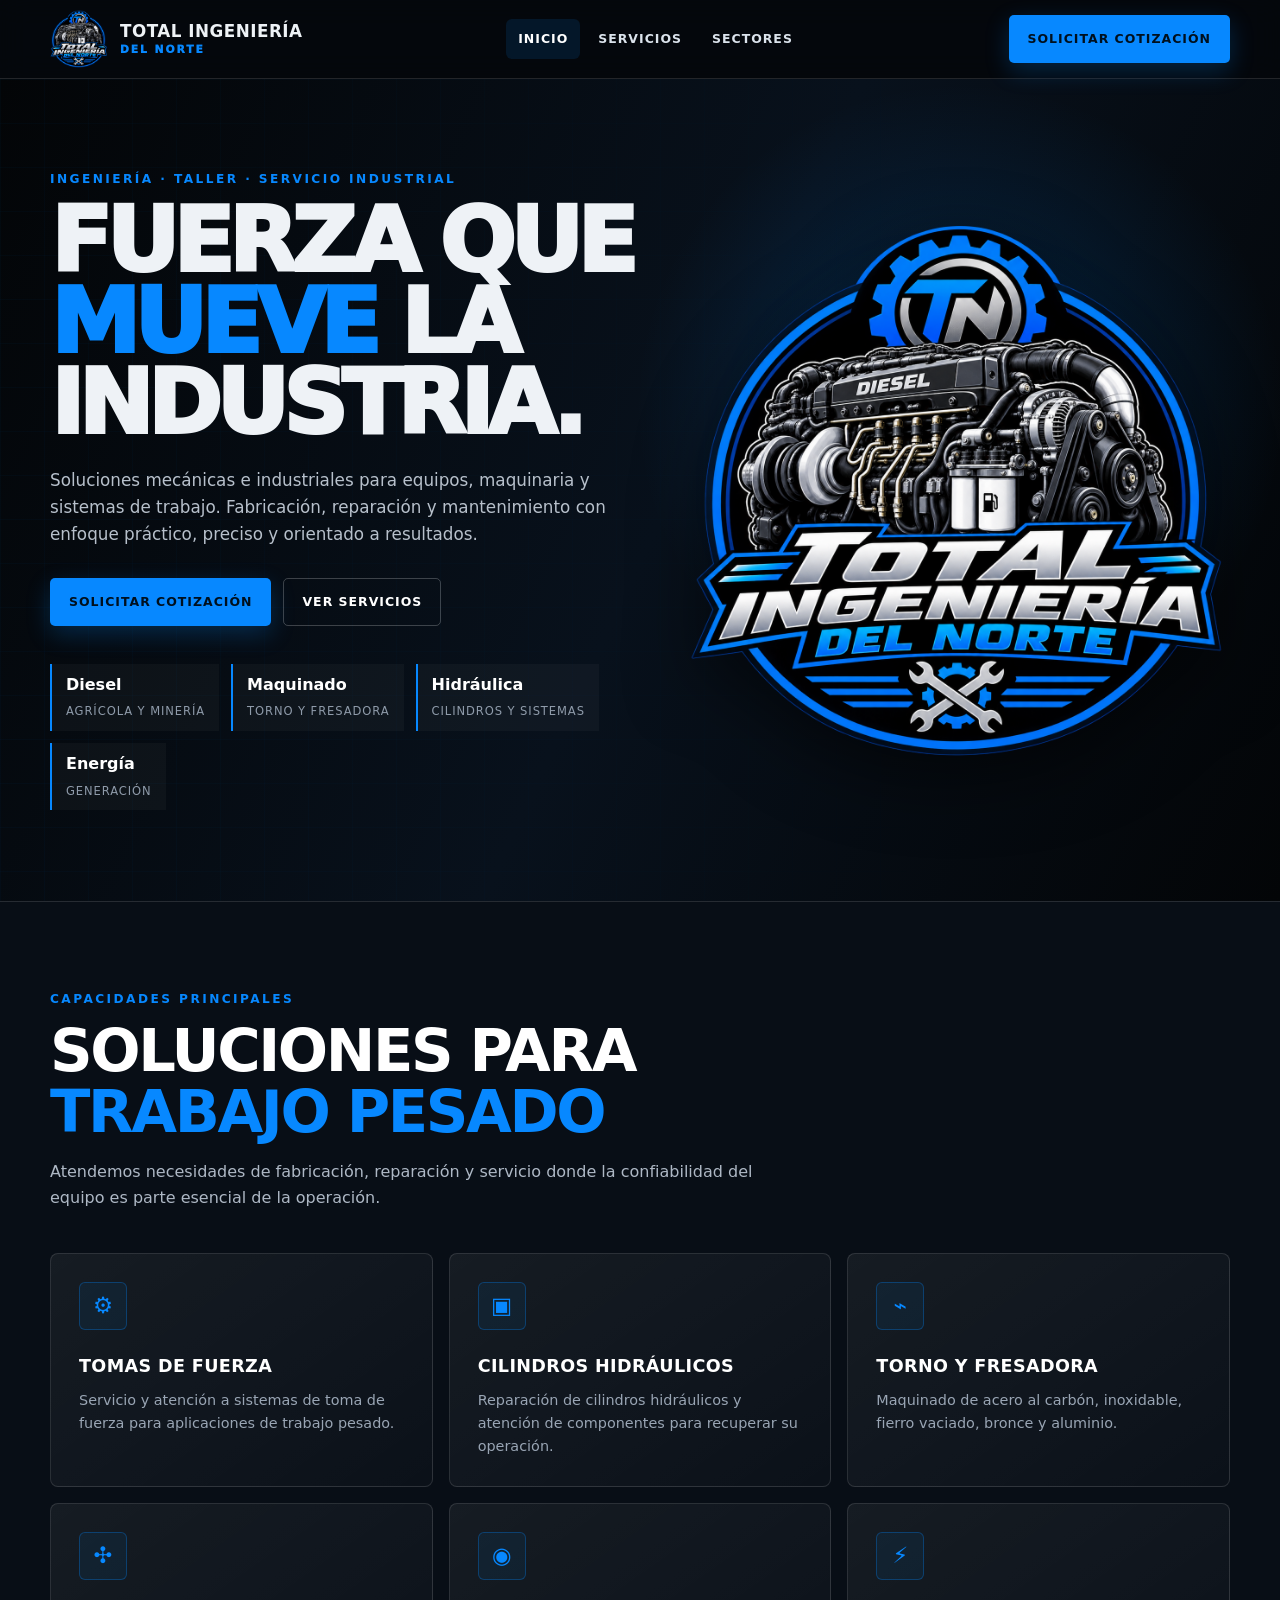
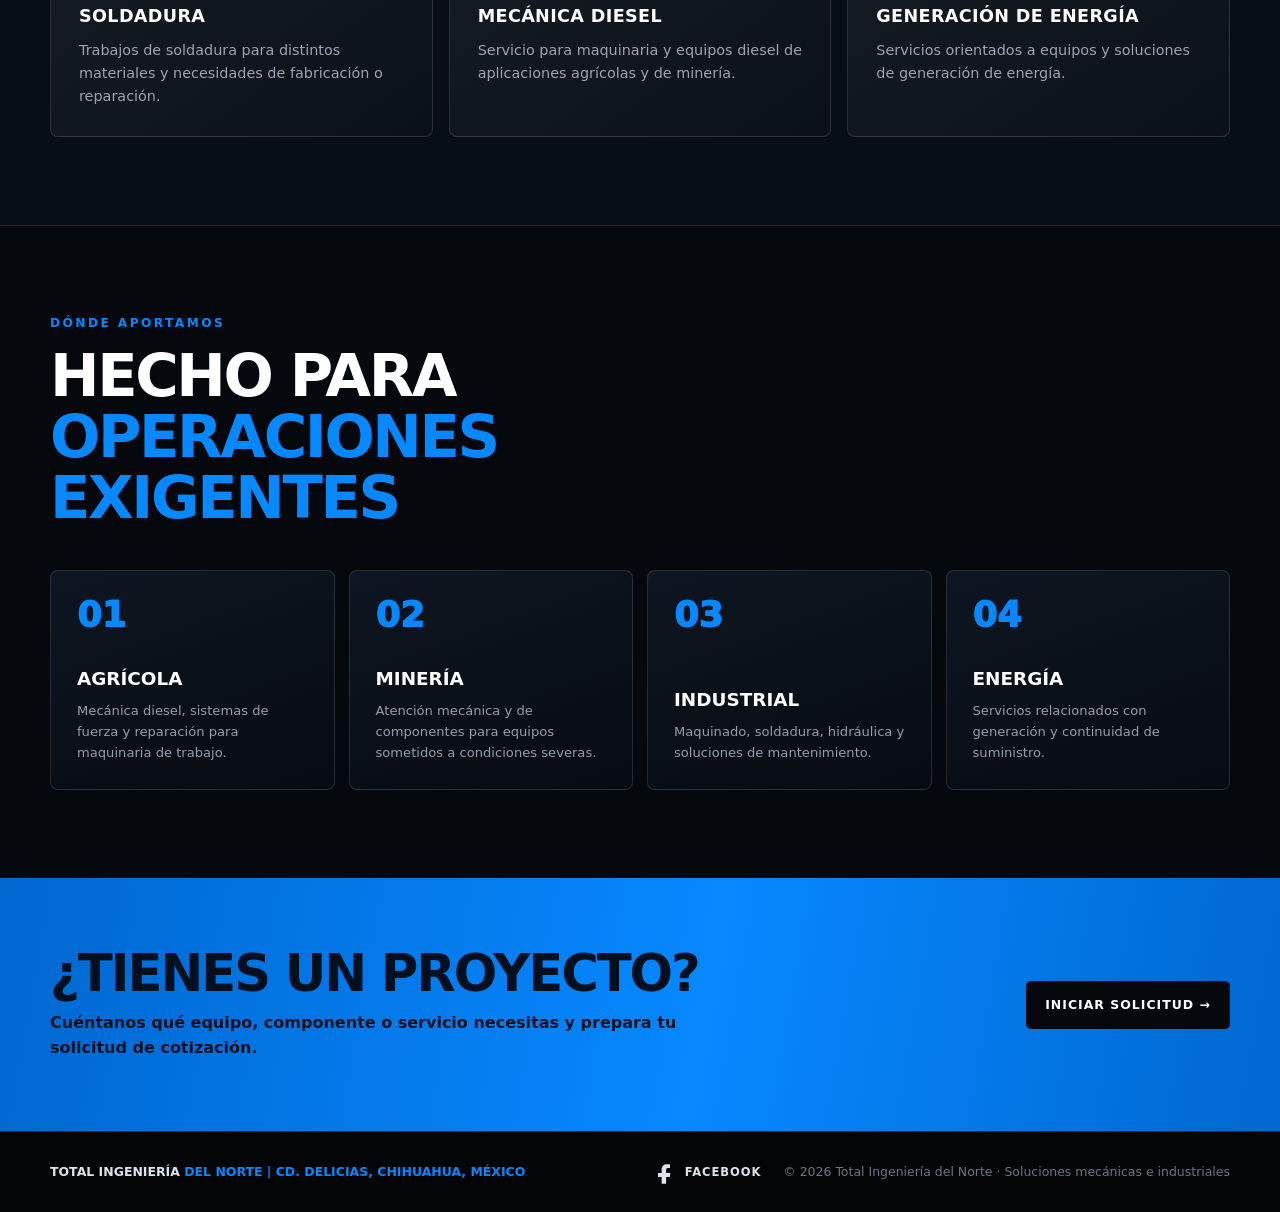
<file: index.html>
<!DOCTYPE html>
<html lang="es">
<head>
<meta charset="UTF-8"><meta name="viewport" content="width=device-width, initial-scale=1.0">
<meta name="description" content="Total Ingeniería del Norte: tomas de fuerza, hidráulica, torno, fresadora, soldadura, mecánica diesel agrícola y minería, y generación de energía.">
<title>Total Ingeniería del Norte | Ingeniería, Mecánica e Industria</title>
<link rel="icon" type="image/png" href="assets/total-ingenieria-del-norte.png">
<link rel="apple-touch-icon" href="assets/total-ingenieria-del-norte.png">
<link rel="stylesheet" href="css/styles.css">
</head><body>

<header>
  <div class="container header-inner">
    <a href="index.html" class="brand" aria-label="Total Ingeniería del Norte - Inicio">
      <img src="assets/total-ingenieria-del-norte.png" alt="Total Ingeniería del Norte">
      <div class="brand-text"><strong>Total Ingeniería</strong><span>Del Norte</span></div>
    </a>
    <nav aria-label="Navegación principal">
      <a href="index.html" class="active">Inicio</a>
      <a href="services.html" class="">Servicios</a>
      <a href="projects.html" class="">Sectores</a>
    </nav>
    <div class="header-actions">
      <a href="quote.html" class="btn btn-primary">Solicitar cotización</a>
      <button type="button" class="menu-toggle" aria-label="Abrir menú" aria-expanded="false" ><span></span><span></span><span></span></button>
    </div>
  </div>
</header>
<div class="mobile-panel">
  <a href="index.html" class="active">Inicio</a>
  <a href="services.html" class="">Servicios</a>
  <a href="projects.html" class="">Sectores</a>
  <a href="quote.html" class="">Cotización</a>
</div>

<main>
<section class="hero">
  <div class="container hero-grid">
    <div class="hero-copy reveal">
      <div class="eyebrow">Ingeniería · Taller · Servicio industrial</div>
      <h1>Fuerza que<br><span>mueve</span> la industria.</h1>
      <p>Soluciones mecánicas e industriales para equipos, maquinaria y sistemas de trabajo. Fabricación, reparación y mantenimiento con enfoque práctico, preciso y orientado a resultados.</p>
      <div class="hero-actions">
        <a class="btn btn-primary" href="quote.html">Solicitar cotización</a>
        <a class="btn btn-outline" href="services.html">Ver servicios</a>
      </div>
      <div class="stat-strip">
        <div class="stat"><strong>Diesel</strong><span>Agrícola y minería</span></div>
        <div class="stat"><strong>Maquinado</strong><span>Torno y fresadora</span></div>
        <div class="stat"><strong>Hidráulica</strong><span>Cilindros y sistemas</span></div>
        <div class="stat"><strong>Energía</strong><span>Generación</span></div>
      </div>
    </div>
    <div class="hero-logo-wrap reveal">
      <img class="hero-logo" src="assets/total-ingenieria-del-norte.png" alt="Logotipo de Total Ingeniería del Norte">
    </div>
  </div>
</section>

<section class="section dark-band">
 <div class="container">
  <div class="section-head reveal">
    <div class="eyebrow">Capacidades principales</div>
    <h2 class="section-title">Soluciones para <span class="highlight">trabajo pesado</span></h2>
    <p class="section-lead">Atendemos necesidades de fabricación, reparación y servicio donde la confiabilidad del equipo es parte esencial de la operación.</p>
  </div>
  <div class="services-grid">
    <article class="service-card reveal"><div class="service-icon">⚙</div><h3>Tomas de fuerza</h3><p>Servicio y atención a sistemas de toma de fuerza para aplicaciones de trabajo pesado.</p></article>
    <article class="service-card reveal"><div class="service-icon">▣</div><h3>Cilindros hidráulicos</h3><p>Reparación de cilindros hidráulicos y atención de componentes para recuperar su operación.</p></article>
    <article class="service-card reveal"><div class="service-icon">⌁</div><h3>Torno y fresadora</h3><p>Maquinado de acero al carbón, inoxidable, fierro vaciado, bronce y aluminio.</p></article>
    <article class="service-card reveal"><div class="service-icon">✣</div><h3>Soldadura</h3><p>Trabajos de soldadura para distintos materiales y necesidades de fabricación o reparación.</p></article>
    <article class="service-card reveal"><div class="service-icon">◉</div><h3>Mecánica diesel</h3><p>Servicio para maquinaria y equipos diesel de aplicaciones agrícolas y de minería.</p></article>
    <article class="service-card reveal"><div class="service-icon">⚡</div><h3>Generación de energía</h3><p>Servicios orientados a equipos y soluciones de generación de energía.</p></article>
  </div>
 </div>
</section>

<section class="section">
 <div class="container">
  <div class="section-head reveal">
    <div class="eyebrow">Dónde aportamos</div>
    <h2 class="section-title">Hecho para <span class="highlight">operaciones exigentes</span></h2>
  </div>
  <div class="application-grid">
    <article class="application reveal"><div class="number">01</div><h3>Agrícola</h3><p>Mecánica diesel, sistemas de fuerza y reparación para maquinaria de trabajo.</p></article>
    <article class="application reveal"><div class="number">02</div><h3>Minería</h3><p>Atención mecánica y de componentes para equipos sometidos a condiciones severas.</p></article>
    <article class="application reveal"><div class="number">03</div><h3>Industrial</h3><p>Maquinado, soldadura, hidráulica y soluciones de mantenimiento.</p></article>
    <article class="application reveal"><div class="number">04</div><h3>Energía</h3><p>Servicios relacionados con generación y continuidad de suministro.</p></article>
  </div>
 </div>
</section>
</main>
<section class="cta-band"><div class="container cta-inner"><div><h2>¿Tienes un proyecto?</h2><p>Cuéntanos qué equipo, componente o servicio necesitas y prepara tu solicitud de cotización.</p></div><a class="btn" href="quote.html">Iniciar solicitud →</a></div></section>
<footer>
  <div class="container footer-inner">
    <div class="footer-brand">Total Ingeniería <span>Del Norte | Cd. Delicias, Chihuahua, México</span></div>
    <div class="footer-right"><a class="social-link" href="https://www.facebook.com/share/1EjxBDdKmN/" target="_blank" rel="noopener noreferrer" aria-label="Facebook de Total Ingeniería del Norte" title="Facebook">
      <svg viewBox="0 0 24 24" aria-hidden="true"><path d="M14 8h3V4.5c-.52-.08-1.64-.17-3.13-.17-3.1 0-5.22 1.89-5.22 5.36V13H5v4h3.65v6.83h4.47V17h3.7l.58-4h-4.28V10.1c0-1.16.32-2.1 1.88-2.1Z"/></svg><span>Facebook</span></a><span>© 2026 Total Ingeniería del Norte · Soluciones mecánicas e industriales</span></div>
  </div>
</footer>
<script src="js/main.js"></script>
</body></html>
</file>
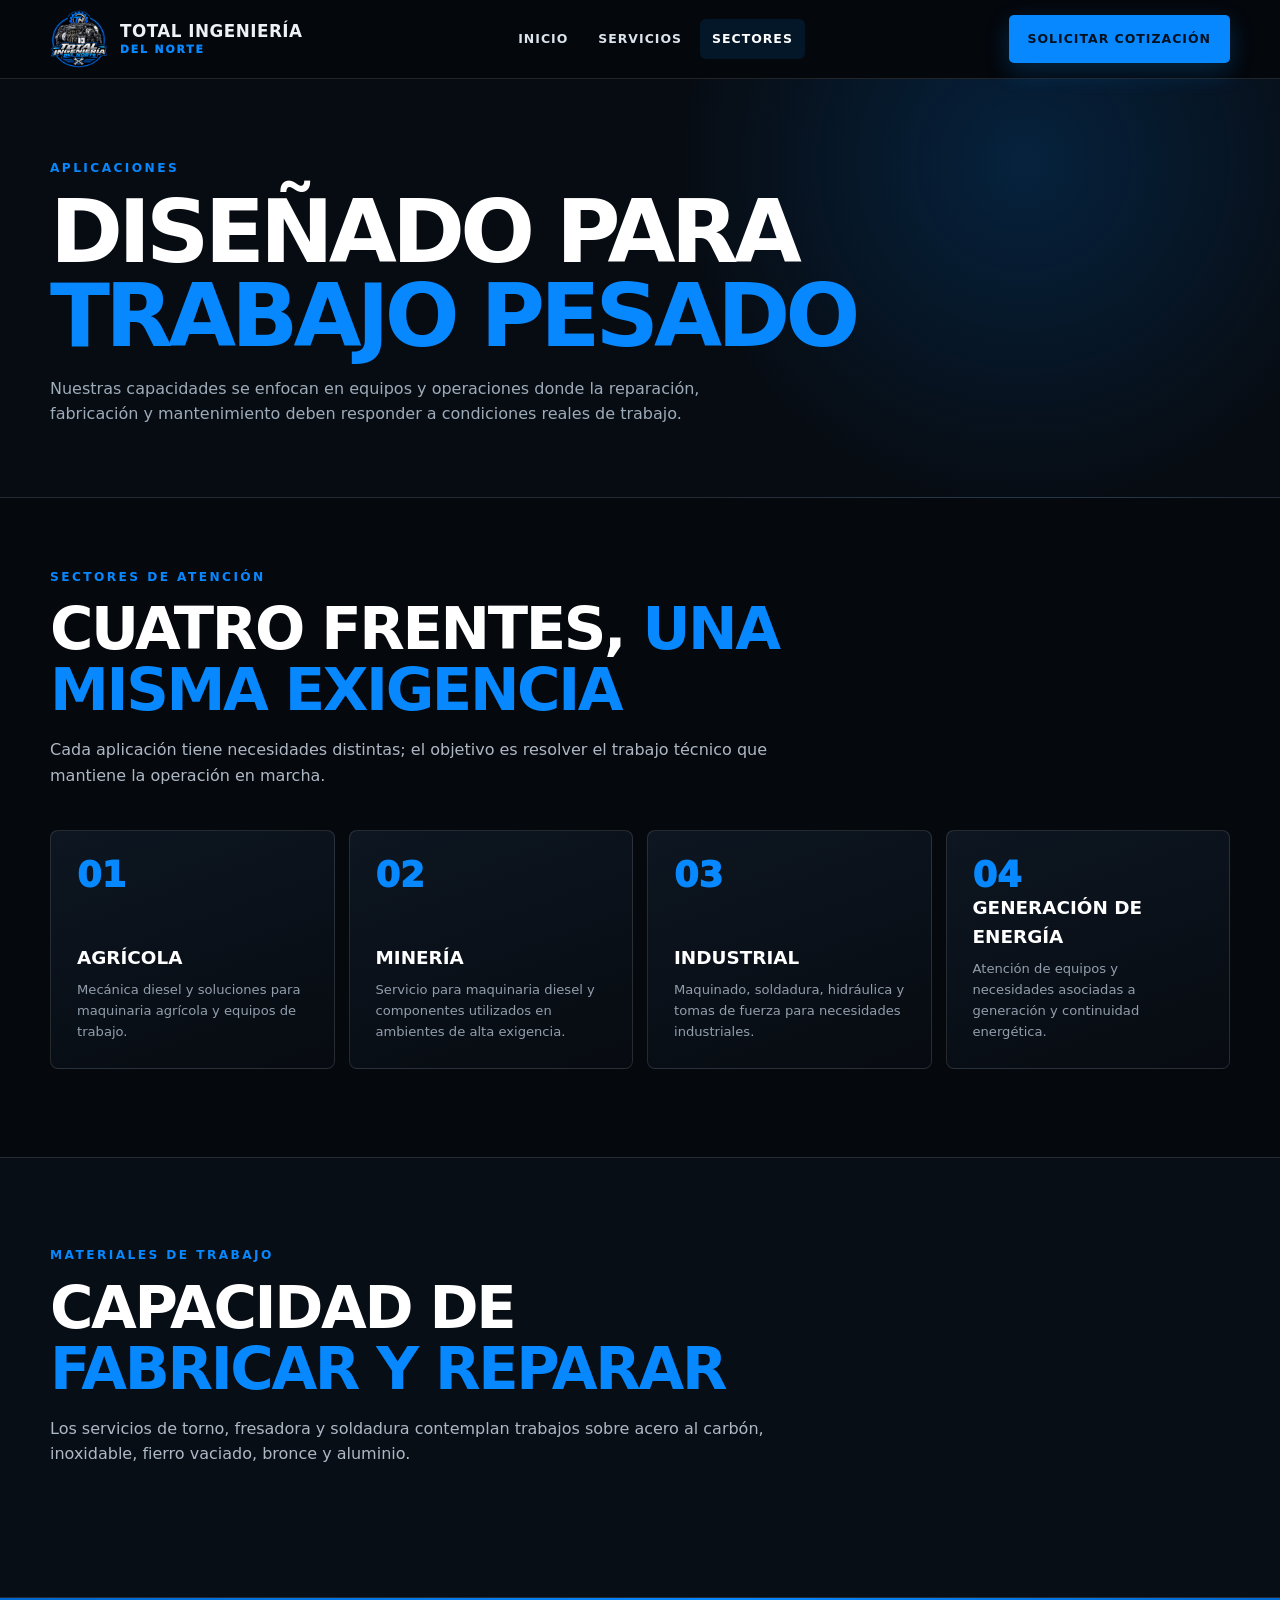
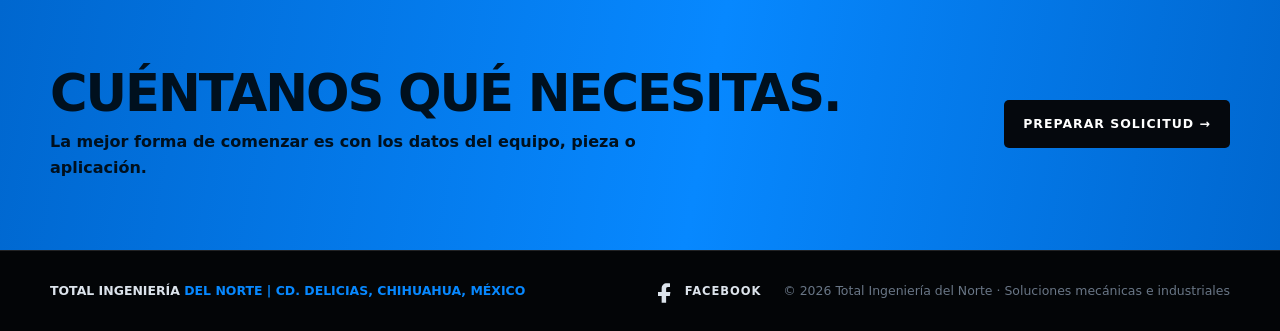
<file: projects.html>
<!DOCTYPE html>
<html lang="es"><head>
<meta charset="UTF-8"><meta name="viewport" content="width=device-width, initial-scale=1.0">
<meta name="description" content="Sectores y aplicaciones atendidos por Total Ingeniería del Norte.">
<title>Sectores | Total Ingeniería del Norte</title>
<link rel="icon" type="image/png" href="assets/total-ingenieria-del-norte.png"><link rel="apple-touch-icon" href="assets/total-ingenieria-del-norte.png">
<link rel="stylesheet" href="css/styles.css"></head><body>

<header>
  <div class="container header-inner">
    <a href="index.html" class="brand" aria-label="Total Ingeniería del Norte - Inicio">
      <img src="assets/total-ingenieria-del-norte.png" alt="Total Ingeniería del Norte">
      <div class="brand-text"><strong>Total Ingeniería</strong><span>Del Norte</span></div>
    </a>
    <nav aria-label="Navegación principal">
      <a href="index.html" class="">Inicio</a>
      <a href="services.html" class="">Servicios</a>
      <a href="projects.html" class="active">Sectores</a>
    </nav>
    <div class="header-actions">
      <a href="quote.html" class="btn btn-primary">Solicitar cotización</a>
      <button type="button" class="menu-toggle" aria-label="Abrir menú" aria-expanded="false" ><span></span><span></span><span></span></button>
    </div>
  </div>
</header>
<div class="mobile-panel">
  <a href="index.html" class="">Inicio</a>
  <a href="services.html" class="">Servicios</a>
  <a href="projects.html" class="active">Sectores</a>
  <a href="quote.html" class="">Cotización</a>
</div>

<section class="page-banner"><div class="container reveal"><div class="eyebrow">Aplicaciones</div><h1>Diseñado para<br><span class="highlight">trabajo pesado</span></h1><p>Nuestras capacidades se enfocan en equipos y operaciones donde la reparación, fabricación y mantenimiento deben responder a condiciones reales de trabajo.</p></div></section>
<main>
<section class="section" style="padding-top:70px"><div class="container">
<div class="section-head reveal"><div class="eyebrow">Sectores de atención</div><h2 class="section-title">Cuatro frentes, <span class="highlight">una misma exigencia</span></h2><p class="section-lead">Cada aplicación tiene necesidades distintas; el objetivo es resolver el trabajo técnico que mantiene la operación en marcha.</p></div>
<div class="application-grid">
<article class="application reveal"><div class="number">01</div><h3>Agrícola</h3><p>Mecánica diesel y soluciones para maquinaria agrícola y equipos de trabajo.</p></article>
<article class="application reveal"><div class="number">02</div><h3>Minería</h3><p>Servicio para maquinaria diesel y componentes utilizados en ambientes de alta exigencia.</p></article>
<article class="application reveal"><div class="number">03</div><h3>Industrial</h3><p>Maquinado, soldadura, hidráulica y tomas de fuerza para necesidades industriales.</p></article>
<article class="application reveal"><div class="number">04</div><h3>Generación de energía</h3><p>Atención de equipos y necesidades asociadas a generación y continuidad energética.</p></article>
</div>
</div></section>
<section class="section dark-band"><div class="container"><div class="section-head reveal"><div class="eyebrow">Materiales de trabajo</div><h2 class="section-title">Capacidad de <span class="highlight">fabricar y reparar</span></h2><p class="section-lead">Los servicios de torno, fresadora y soldadura contemplan trabajos sobre acero al carbón, inoxidable, fierro vaciado, bronce y aluminio.</p></div></div></section>
</main>
<section class="cta-band"><div class="container cta-inner"><div><h2>Cuéntanos qué necesitas.</h2><p>La mejor forma de comenzar es con los datos del equipo, pieza o aplicación.</p></div><a class="btn" href="quote.html">Preparar solicitud →</a></div></section>
<footer>
  <div class="container footer-inner">
    <div class="footer-brand">Total Ingeniería <span>Del Norte | Cd. Delicias, Chihuahua, México</span></div>
    <div class="footer-right"><a class="social-link" href="https://www.facebook.com/share/1EjxBDdKmN/" target="_blank" rel="noopener noreferrer" aria-label="Facebook de Total Ingeniería del Norte" title="Facebook">
      <svg viewBox="0 0 24 24" aria-hidden="true"><path d="M14 8h3V4.5c-.52-.08-1.64-.17-3.13-.17-3.1 0-5.22 1.89-5.22 5.36V13H5v4h3.65v6.83h4.47V17h3.7l.58-4h-4.28V10.1c0-1.16.32-2.1 1.88-2.1Z"/></svg><span>Facebook</span></a><span>© 2026 Total Ingeniería del Norte · Soluciones mecánicas e industriales</span></div>
  </div>
</footer><script src="js/main.js"></script></body></html>
</file>
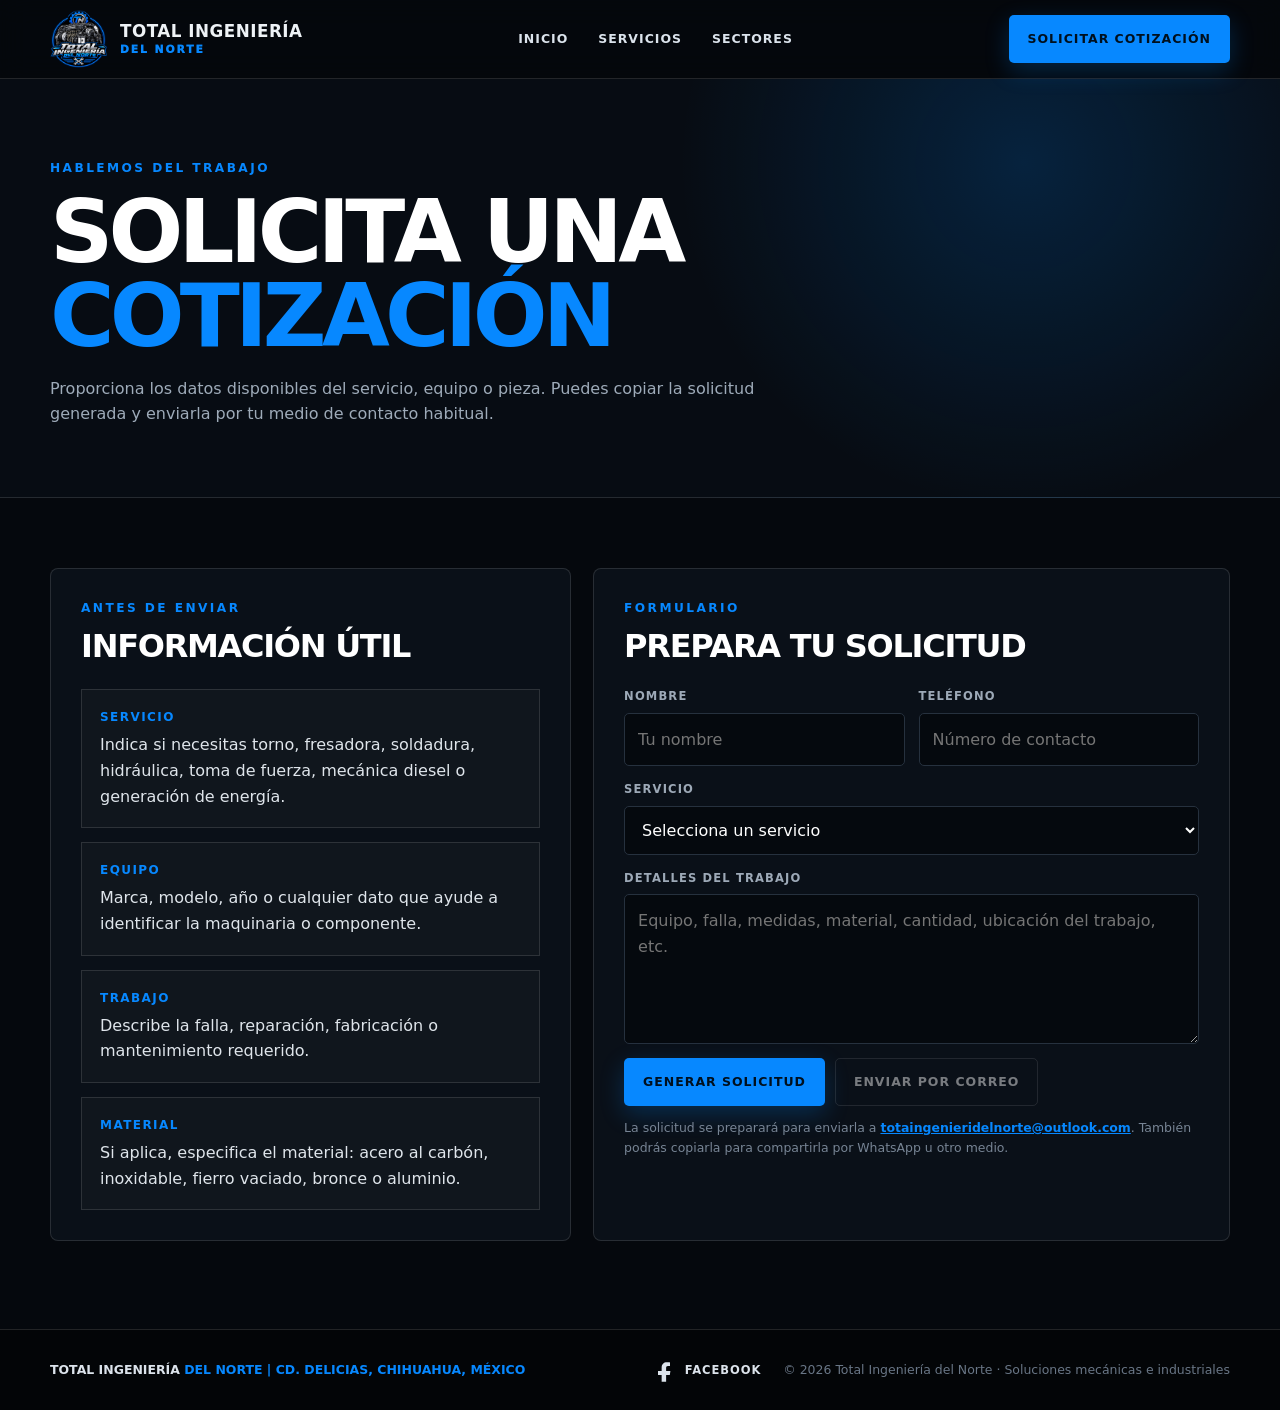
<file: quote.html>
<!DOCTYPE html>
<html lang="es"><head>
<meta charset="UTF-8"><meta name="viewport" content="width=device-width, initial-scale=1.0">
<meta name="description" content="Solicita una cotización a Total Ingeniería del Norte.">
<title>Cotización | Total Ingeniería del Norte</title>
<link rel="icon" type="image/png" href="assets/total-ingenieria-del-norte.png"><link rel="apple-touch-icon" href="assets/total-ingenieria-del-norte.png">
<link rel="stylesheet" href="css/styles.css"></head><body>

<header>
  <div class="container header-inner">
    <a href="index.html" class="brand" aria-label="Total Ingeniería del Norte - Inicio">
      <img src="assets/total-ingenieria-del-norte.png" alt="Total Ingeniería del Norte">
      <div class="brand-text"><strong>Total Ingeniería</strong><span>Del Norte</span></div>
    </a>
    <nav aria-label="Navegación principal">
      <a href="index.html" class="">Inicio</a>
      <a href="services.html" class="">Servicios</a>
      <a href="projects.html" class="">Sectores</a>
    </nav>
    <div class="header-actions">
      <a href="quote.html" class="btn btn-primary">Solicitar cotización</a>
      <button type="button" class="menu-toggle" aria-label="Abrir menú" aria-expanded="false" ><span></span><span></span><span></span></button>
    </div>
  </div>
</header>
<div class="mobile-panel">
  <a href="index.html" class="">Inicio</a>
  <a href="services.html" class="">Servicios</a>
  <a href="projects.html" class="">Sectores</a>
  <a href="quote.html" class="active">Cotización</a>
</div>

<section class="page-banner"><div class="container reveal"><div class="eyebrow">Hablemos del trabajo</div><h1>Solicita una<br><span class="highlight">cotización</span></h1><p>Proporciona los datos disponibles del servicio, equipo o pieza. Puedes copiar la solicitud generada y enviarla por tu medio de contacto habitual.</p></div></section>
<main><section class="section" style="padding-top:70px"><div class="container contact-grid">
<div class="contact-card reveal">
 <div class="eyebrow">Antes de enviar</div><h2 class="section-title" style="font-size:2rem">Información útil</h2>
 <div class="contact-list">
  <div class="contact-item"><strong>Servicio</strong><span>Indica si necesitas torno, fresadora, soldadura, hidráulica, toma de fuerza, mecánica diesel o generación de energía.</span></div>
  <div class="contact-item"><strong>Equipo</strong><span>Marca, modelo, año o cualquier dato que ayude a identificar la maquinaria o componente.</span></div>
  <div class="contact-item"><strong>Trabajo</strong><span>Describe la falla, reparación, fabricación o mantenimiento requerido.</span></div>
  <div class="contact-item"><strong>Material</strong><span>Si aplica, especifica el material: acero al carbón, inoxidable, fierro vaciado, bronce o aluminio.</span></div>
 </div>
</div>
<div class="form-card reveal">
 <div class="eyebrow">Formulario</div><h2 class="section-title" style="font-size:2rem;margin-bottom:24px">Prepara tu solicitud</h2>
 <form id="quoteForm">
  <div class="form-grid">
   <div class="field"><label for="nombre">Nombre</label><input id="nombre" name="nombre" required placeholder="Tu nombre"></div>
   <div class="field"><label for="telefono">Teléfono</label><input id="telefono" name="telefono" placeholder="Número de contacto"></div>
   <div class="field full"><label for="servicio">Servicio</label><select id="servicio" name="servicio" required><option value="">Selecciona un servicio</option><option>Tomas de fuerza</option><option>Reparación de cilindros hidráulicos</option><option>Torno y fresadora</option><option>Soldadura</option><option>Mecánica diesel agrícola y minería</option><option>Generación de energía</option></select></div>
   <div class="field full"><label for="detalles">Detalles del trabajo</label><textarea id="detalles" name="detalles" required placeholder="Equipo, falla, medidas, material, cantidad, ubicación del trabajo, etc."></textarea></div>
   <div class="field full form-actions"><button class="btn btn-primary" type="submit">Generar solicitud</button><button class="btn btn-outline" type="button" id="emailQuote" disabled>Enviar por correo</button></div>
  </div>
 </form>
 <p class="form-note" id="formMessage">La solicitud se preparará para enviarla a <a href="mailto:totaingenieridelnorte@outlook.com">totaingenieridelnorte@outlook.com</a>. También podrás copiarla para compartirla por WhatsApp u otro medio.</p>
</div>
</div></section></main>
<footer>
  <div class="container footer-inner">
    <div class="footer-brand">Total Ingeniería <span>Del Norte | Cd. Delicias, Chihuahua, México</span></div>
    <div class="footer-right"><a class="social-link" href="https://www.facebook.com/share/1EjxBDdKmN/" target="_blank" rel="noopener noreferrer" aria-label="Facebook de Total Ingeniería del Norte" title="Facebook">
      <svg viewBox="0 0 24 24" aria-hidden="true"><path d="M14 8h3V4.5c-.52-.08-1.64-.17-3.13-.17-3.1 0-5.22 1.89-5.22 5.36V13H5v4h3.65v6.83h4.47V17h3.7l.58-4h-4.28V10.1c0-1.16.32-2.1 1.88-2.1Z"/></svg><span>Facebook</span></a><span>© 2026 Total Ingeniería del Norte · Soluciones mecánicas e industriales</span></div>
  </div>
</footer><script src="js/main.js"></script></body></html>
</file>
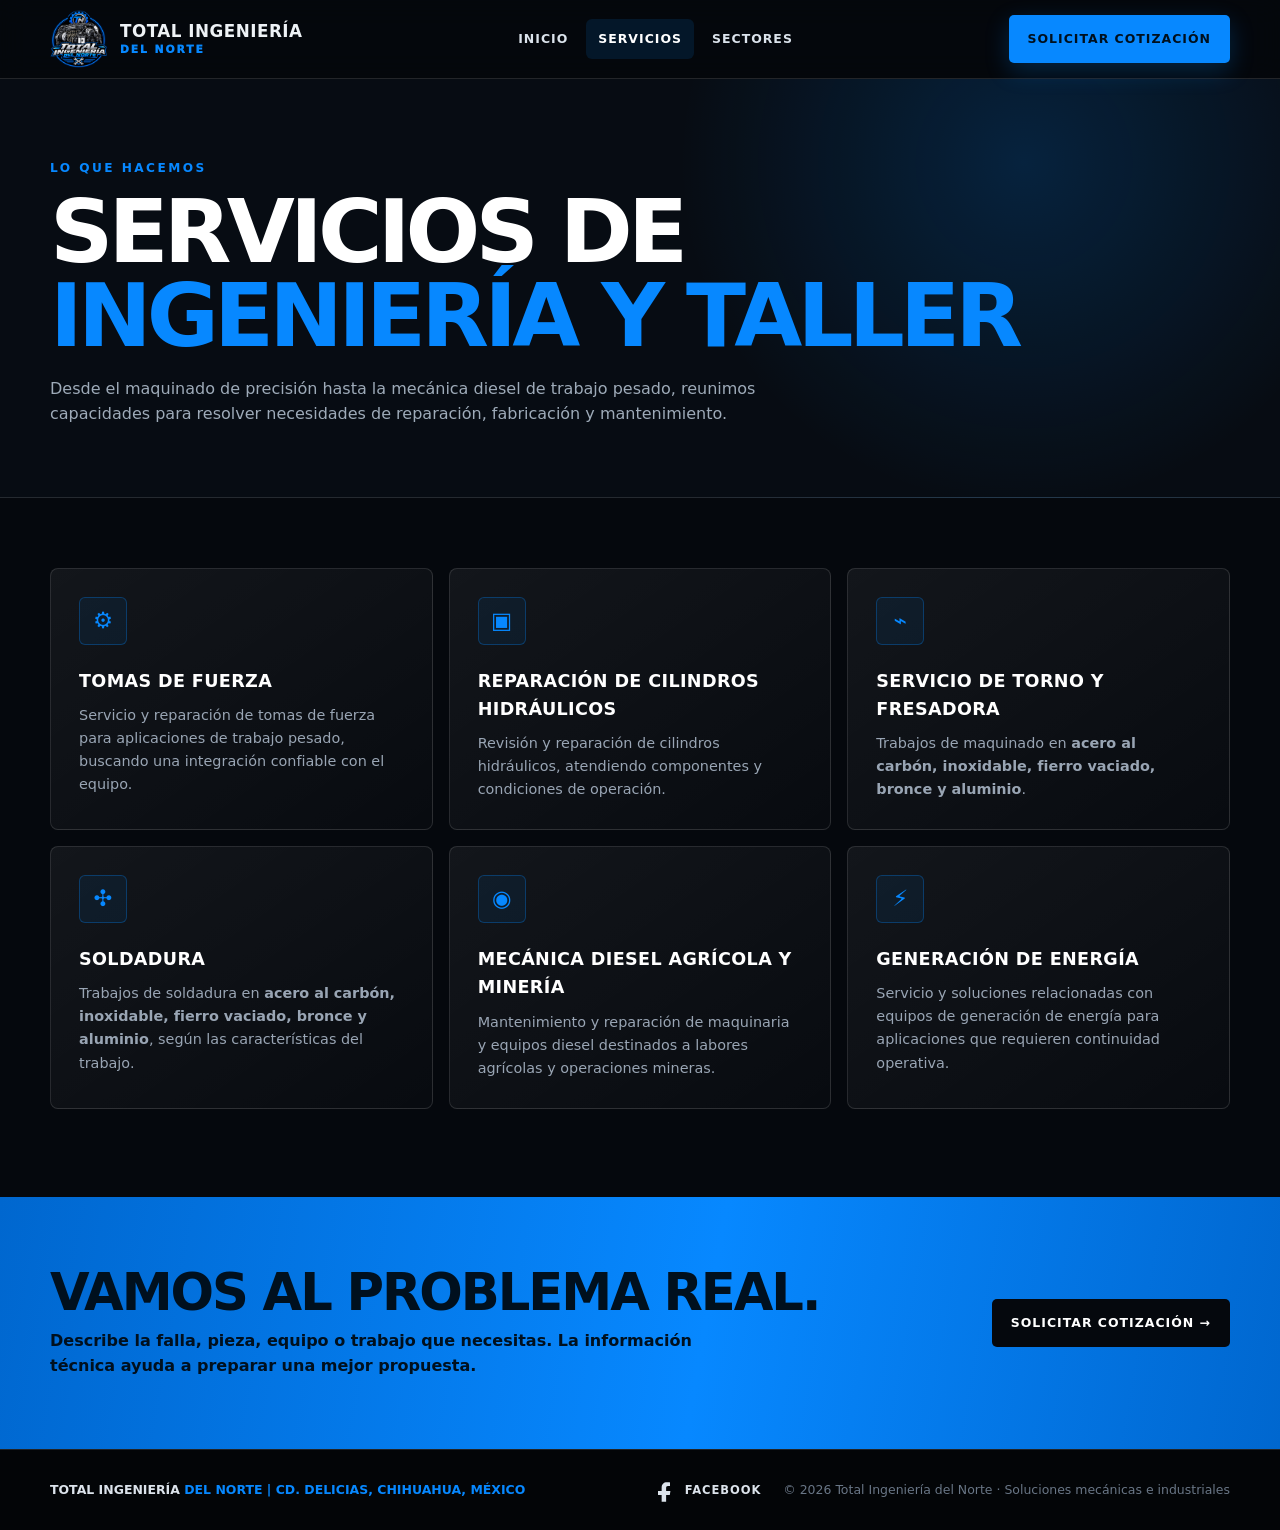
<file: services.html>
<!DOCTYPE html>
<html lang="es"><head>
<meta charset="UTF-8"><meta name="viewport" content="width=device-width, initial-scale=1.0">
<meta name="description" content="Servicios de Total Ingeniería del Norte.">
<title>Servicios | Total Ingeniería del Norte</title>
<link rel="icon" type="image/png" href="assets/total-ingenieria-del-norte.png"><link rel="apple-touch-icon" href="assets/total-ingenieria-del-norte.png">
<link rel="stylesheet" href="css/styles.css"></head><body>

<header>
  <div class="container header-inner">
    <a href="index.html" class="brand" aria-label="Total Ingeniería del Norte - Inicio">
      <img src="assets/total-ingenieria-del-norte.png" alt="Total Ingeniería del Norte">
      <div class="brand-text"><strong>Total Ingeniería</strong><span>Del Norte</span></div>
    </a>
    <nav aria-label="Navegación principal">
      <a href="index.html" class="">Inicio</a>
      <a href="services.html" class="active">Servicios</a>
      <a href="projects.html" class="">Sectores</a>
    </nav>
    <div class="header-actions">
      <a href="quote.html" class="btn btn-primary">Solicitar cotización</a>
      <button type="button" class="menu-toggle" aria-label="Abrir menú" aria-expanded="false" ><span></span><span></span><span></span></button>
    </div>
  </div>
</header>
<div class="mobile-panel">
  <a href="index.html" class="">Inicio</a>
  <a href="services.html" class="active">Servicios</a>
  <a href="projects.html" class="">Sectores</a>
  <a href="quote.html" class="">Cotización</a>
</div>

<section class="page-banner"><div class="container reveal"><div class="eyebrow">Lo que hacemos</div><h1>Servicios de<br><span class="highlight">ingeniería y taller</span></h1><p>Desde el maquinado de precisión hasta la mecánica diesel de trabajo pesado, reunimos capacidades para resolver necesidades de reparación, fabricación y mantenimiento.</p></div></section>
<main>
<section class="section" style="padding-top:70px">
<div class="container"><div class="services-grid">
<article class="service-card reveal"><div class="service-icon">⚙</div><h3>Tomas de fuerza</h3><p>Servicio y reparación de tomas de fuerza para aplicaciones de trabajo pesado, buscando una integración confiable con el equipo.</p></article>
<article class="service-card reveal"><div class="service-icon">▣</div><h3>Reparación de cilindros hidráulicos</h3><p>Revisión y reparación de cilindros hidráulicos, atendiendo componentes y condiciones de operación.</p></article>
<article class="service-card reveal"><div class="service-icon">⌁</div><h3>Servicio de torno y fresadora</h3><p>Trabajos de maquinado en <strong>acero al carbón, inoxidable, fierro vaciado, bronce y aluminio</strong>.</p></article>
<article class="service-card reveal"><div class="service-icon">✣</div><h3>Soldadura</h3><p>Trabajos de soldadura en <strong>acero al carbón, inoxidable, fierro vaciado, bronce y aluminio</strong>, según las características del trabajo.</p></article>
<article class="service-card reveal"><div class="service-icon">◉</div><h3>Mecánica diesel agrícola y minería</h3><p>Mantenimiento y reparación de maquinaria y equipos diesel destinados a labores agrícolas y operaciones mineras.</p></article>
<article class="service-card reveal"><div class="service-icon">⚡</div><h3>Generación de energía</h3><p>Servicio y soluciones relacionadas con equipos de generación de energía para aplicaciones que requieren continuidad operativa.</p></article>
</div></div>
</section>
</main>
<section class="cta-band"><div class="container cta-inner"><div><h2>Vamos al problema real.</h2><p>Describe la falla, pieza, equipo o trabajo que necesitas. La información técnica ayuda a preparar una mejor propuesta.</p></div><a class="btn" href="quote.html">Solicitar cotización →</a></div></section>
<footer>
  <div class="container footer-inner">
    <div class="footer-brand">Total Ingeniería <span>Del Norte | Cd. Delicias, Chihuahua, México</span></div>
    <div class="footer-right"><a class="social-link" href="https://www.facebook.com/share/1EjxBDdKmN/" target="_blank" rel="noopener noreferrer" aria-label="Facebook de Total Ingeniería del Norte" title="Facebook">
      <svg viewBox="0 0 24 24" aria-hidden="true"><path d="M14 8h3V4.5c-.52-.08-1.64-.17-3.13-.17-3.1 0-5.22 1.89-5.22 5.36V13H5v4h3.65v6.83h4.47V17h3.7l.58-4h-4.28V10.1c0-1.16.32-2.1 1.88-2.1Z"/></svg><span>Facebook</span></a><span>© 2026 Total Ingeniería del Norte · Soluciones mecánicas e industriales</span></div>
  </div>
</footer><script src="js/main.js"></script></body></html>
</file>
<file: css/styles.css>
:root{
  --blue:#0788ff;
  --blue-dark:#0067cf;
  --blue-soft:#28a0ff;
  --ink:#05080d;
  --ink-2:#0b111a;
  --steel:#aeb8c5;
  --silver:#eef2f6;
  --white:#ffffff;
  --line:rgba(255,255,255,.12);
  --shadow:0 18px 55px rgba(0,0,0,.35);
}
*{box-sizing:border-box;margin:0;padding:0}
html{scroll-behavior:smooth}
body{
  font-family:Inter,system-ui,-apple-system,BlinkMacSystemFont,"Segoe UI",sans-serif;
  color:var(--silver); background:var(--ink); line-height:1.6; overflow-x:hidden;
}
a{color:inherit}
img{max-width:100%;display:block}
button,input,textarea,select{font:inherit}
.container{width:min(1180px,calc(100% - 40px));margin:auto}
.section{padding:88px 0}
.section-head{max-width:760px;margin-bottom:42px}
.eyebrow{
  color:var(--blue);font-weight:800;font-size:.76rem;letter-spacing:.2em;
  text-transform:uppercase;margin-bottom:12px
}
.section-title{
  font-size:clamp(2rem,5vw,3.7rem);line-height:1.03;letter-spacing:-.04em;
  color:#fff;font-weight:900;text-transform:uppercase
}
.section-lead{color:#aeb8c5;margin-top:16px;max-width:720px}
.highlight{color:var(--blue)}
/* Header */
header{
  position:sticky;top:0;z-index:100;background:rgba(5,8,13,.92);
  backdrop-filter:blur(14px);border-bottom:1px solid var(--line)
}
.header-inner{height:78px;display:flex;align-items:center;justify-content:space-between;gap:24px}
.brand{display:flex;align-items:center;gap:12px;text-decoration:none;min-width:0}
.brand img{width:58px;height:58px;object-fit:contain}
.brand-text{font-weight:950;letter-spacing:.03em;text-transform:uppercase;line-height:1}
.brand-text strong{display:block;font-size:1.05rem}
.brand-text span{display:block;color:var(--blue);font-size:.67rem;letter-spacing:.18em;margin-top:5px}
nav{display:flex;align-items:center;gap:6px}
nav a{
  text-decoration:none;text-transform:uppercase;font-size:.78rem;font-weight:800;
  letter-spacing:.08em;padding:10px 12px;border-radius:6px;color:#dbe3ec
}
nav a:hover,nav a.active{color:#fff;background:rgba(0,136,255,.12)}
.header-actions{display:flex;align-items:center;gap:10px}
.btn{
  display:inline-flex;align-items:center;justify-content:center;gap:8px;
  border:1px solid transparent;border-radius:5px;padding:13px 18px;text-decoration:none;
  font-weight:900;font-size:.78rem;letter-spacing:.08em;text-transform:uppercase;
  transition:.2s ease;cursor:pointer
}
.btn-primary{background:var(--blue);color:#00101e;box-shadow:0 8px 24px rgba(0,136,255,.24)}
.btn-primary:hover{background:#36a5ff;transform:translateY(-2px)}
.btn-outline{border-color:rgba(255,255,255,.22);color:#fff;background:transparent}
.btn-outline:hover{border-color:var(--blue);background:rgba(0,136,255,.08)}
.menu-toggle{display:none;background:none;border:0;color:#fff;width:42px;height:42px;cursor:pointer}
.menu-toggle span{display:block;width:24px;height:2px;background:#fff;margin:5px auto;transition:.2s}
.mobile-panel{display:none}
/* Hero */
.hero{
  min-height:calc(100vh - 78px);display:flex;align-items:center;position:relative;
  overflow:hidden;background:
  radial-gradient(circle at 75% 40%,rgba(0,136,255,.22),transparent 30%),
  linear-gradient(115deg,#030507 0%,#08111c 52%,#030507 100%);
}
.hero:before{
  content:"";position:absolute;inset:0;opacity:.12;pointer-events:none;
  background-image:linear-gradient(rgba(0,136,255,.25) 1px,transparent 1px),
  linear-gradient(90deg,rgba(0,136,255,.25) 1px,transparent 1px);
  background-size:44px 44px;mask-image:linear-gradient(90deg,#000,transparent 80%)
}
.hero-grid{display:grid;grid-template-columns:1.05fr .95fr;align-items:center;gap:40px;position:relative;z-index:1}
.hero-copy{padding:70px 0}
.hero h1{
  font-size:clamp(3rem,7vw,6.3rem);line-height:.9;letter-spacing:-.065em;
  font-weight:950;text-transform:uppercase;max-width:760px
}
.hero h1 span{color:var(--blue)}
.hero-copy p{font-size:1.05rem;color:#b7c0cb;max-width:650px;margin:24px 0 30px}
.hero-actions{display:flex;flex-wrap:wrap;gap:12px}
.hero-logo-wrap{display:flex;justify-content:center;align-items:center;position:relative}
.hero-logo-wrap:after{
  content:"";position:absolute;width:72%;aspect-ratio:1;border-radius:50%;
  background:rgba(0,136,255,.13);filter:blur(35px);z-index:-1
}
.hero-logo{width:min(560px,100%);filter:drop-shadow(0 22px 35px rgba(0,0,0,.55))}
.stat-strip{display:flex;flex-wrap:wrap;gap:12px;margin-top:38px}
.stat{border-left:2px solid var(--blue);padding:8px 14px;background:rgba(255,255,255,.03)}
.stat strong{display:block;color:#fff;font-size:1rem}.stat span{font-size:.72rem;color:#8f9baa;text-transform:uppercase;letter-spacing:.08em}
/* Cards */
.dark-band{background:#080e16;border-top:1px solid var(--line);border-bottom:1px solid var(--line)}
.services-grid{display:grid;grid-template-columns:repeat(3,1fr);gap:16px}
.service-card{
  position:relative;overflow:hidden;min-height:230px;padding:28px;background:
  linear-gradient(145deg,rgba(255,255,255,.06),rgba(255,255,255,.015));
  border:1px solid var(--line);border-radius:8px;transition:.25s ease
}
.service-card:before{content:"";position:absolute;left:0;top:0;width:4px;height:0;background:var(--blue);transition:.25s ease}
.service-card:hover{transform:translateY(-5px);border-color:rgba(0,136,255,.4);box-shadow:var(--shadow)}
.service-card:hover:before{height:100%}
.service-icon{
  width:48px;height:48px;display:grid;place-items:center;border-radius:6px;
  color:var(--blue);border:1px solid rgba(0,136,255,.3);font-size:1.4rem;margin-bottom:22px;
  background:rgba(0,136,255,.07)
}
.service-card h3{color:#fff;font-size:1.1rem;text-transform:uppercase;letter-spacing:.02em}
.service-card p{color:#99a5b4;font-size:.9rem;margin-top:9px}
/* Applications */
.application-grid{display:grid;grid-template-columns:repeat(4,1fr);gap:14px}
.application{
  min-height:220px;padding:26px;border:1px solid var(--line);border-radius:8px;
  background:linear-gradient(160deg,#0d1621,#070b11);display:flex;flex-direction:column;justify-content:flex-end
}
.application .number{color:var(--blue);font-weight:950;font-size:2.2rem;line-height:1;margin-bottom:auto}
.application h3{font-size:1.15rem;text-transform:uppercase;color:#fff}
.application p{font-size:.82rem;color:#929eac;margin-top:7px}
/* Banner */
.page-banner{
  padding:80px 0 70px;background:
  radial-gradient(circle at 80% 20%,rgba(0,136,255,.18),transparent 32%),#070c13;
  border-bottom:1px solid var(--line)
}
.page-banner h1{font-size:clamp(2.8rem,7vw,5.5rem);line-height:.95;text-transform:uppercase;letter-spacing:-.055em;color:#fff}
.page-banner p{max-width:720px;color:#9eabb9;margin-top:18px}
/* Contact */
.contact-grid{display:grid;grid-template-columns:.9fr 1.1fr;gap:22px}
.contact-card,.form-card{
  border:1px solid var(--line);background:#0a1018;border-radius:8px;padding:30px
}
.contact-list{display:grid;gap:14px;margin-top:26px}
.contact-item{padding:18px;border:1px solid var(--line);background:rgba(255,255,255,.025)}
.contact-item strong{display:block;color:var(--blue);font-size:.75rem;letter-spacing:.12em;text-transform:uppercase}
.contact-item span{display:block;color:#dfe5eb;margin-top:5px}
.form-grid{display:grid;grid-template-columns:1fr 1fr;gap:14px}
.field{display:grid;gap:7px}.field.full{grid-column:1/-1}.form-actions{display:flex;flex-wrap:wrap;gap:10px}
.field label{font-size:.72rem;text-transform:uppercase;letter-spacing:.1em;font-weight:800;color:#9da9b7}
.field input,.field textarea,.field select{
  width:100%;background:#05090e;border:1px solid #26313e;border-radius:5px;color:#fff;
  padding:13px;outline:none
}
.field input:focus,.field textarea:focus,.field select:focus{border-color:var(--blue);box-shadow:0 0 0 3px rgba(0,136,255,.1)}
.field textarea{min-height:150px;resize:vertical}
.form-note{color:#778494;font-size:.78rem;margin-top:12px}.form-note a{color:var(--blue);font-weight:800}.form-actions .btn:disabled{opacity:.45;cursor:not-allowed;transform:none}.footer-right{display:flex;align-items:center;gap:22px;flex-wrap:wrap}.social-link{display:inline-flex;align-items:center;gap:8px;text-decoration:none;color:#dce3eb;font-weight:800;text-transform:uppercase;font-size:.72rem;letter-spacing:.08em}.social-link:hover{color:var(--blue)}.social-link svg{width:24px;height:24px;fill:currentColor}
/* CTA / Footer */
.cta-band{padding:70px 0;background:linear-gradient(100deg,#0067cf,#0788ff 55%,#0067cf);color:#00101e}
.cta-inner{display:flex;justify-content:space-between;align-items:center;gap:30px}
.cta-band h2{font-size:clamp(2rem,4vw,3.4rem);line-height:1;text-transform:uppercase;letter-spacing:-.04em}
.cta-band p{margin-top:10px;font-weight:600;max-width:650px}
.cta-band .btn{background:#05080d;color:#fff}
footer{border-top:1px solid var(--line);background:#030507;padding:28px 0;color:#697686;font-size:.78rem}
.footer-inner{display:flex;align-items:center;justify-content:space-between;gap:20px}
.footer-brand{font-weight:900;color:#dce3eb;text-transform:uppercase}
.footer-brand span{color:var(--blue)}
/* Reveal */
.reveal{opacity:1;transform:none;transition:opacity .65s ease,transform .65s ease}
/* El contenido permanece visible incluso si JavaScript o el IntersectionObserver no están disponibles. */
.reveal.visible{opacity:1;transform:none}
@media (max-width:1050px){
  nav{display:none}.header-actions .btn{display:none}.menu-toggle{display:block}
  .mobile-panel{
    display:flex;position:fixed;top:78px;right:0;width:min(360px,88vw);height:calc(100vh - 78px);
    background:#060b11;flex-direction:column;padding:24px;border-left:1px solid var(--line);
    transform:translateX(100%);transition:.25s ease;z-index:110
  }
  .mobile-panel.open{transform:none}
  .mobile-panel a{padding:17px 5px;border-bottom:1px solid var(--line);text-decoration:none;text-transform:uppercase;font-weight:800;font-size:.82rem}
  .mobile-panel a.active{color:var(--blue)}
  .hero-grid{grid-template-columns:1fr}.hero-logo-wrap{order:-1;max-width:500px;margin:30px auto 0}.hero-copy{padding:25px 0 70px}
  .application-grid{grid-template-columns:repeat(2,1fr)}
}
@media (max-width:760px){
  .container{width:min(100% - 28px,1180px)}
  .header-inner{height:68px}.brand img{width:50px;height:50px}.brand-text strong{font-size:.9rem}.brand-text span{font-size:.54rem}
  .mobile-panel{top:68px;height:calc(100vh - 68px)}
  .hero{min-height:auto}.hero h1{font-size:clamp(2.8rem,14vw,4.5rem)}
  .hero-logo{width:90%}.section{padding:66px 0}.services-grid{grid-template-columns:1fr}
  .application-grid{grid-template-columns:1fr 1fr}.contact-grid{grid-template-columns:1fr}.form-grid{grid-template-columns:1fr}.field.full{grid-column:auto}
  .cta-inner{flex-direction:column;align-items:flex-start}.footer-inner{flex-direction:column;align-items:flex-start}.footer-right{gap:12px}
}
@media (max-width:480px){
  .brand-text span{display:none}.application-grid{grid-template-columns:1fr}
  .hero-actions .btn{width:100%}.stat-strip{display:grid;grid-template-columns:1fr 1fr}
}
@media (prefers-reduced-motion:reduce){
  html{scroll-behavior:auto}.reveal{opacity:1;transform:none;transition:none}
}
</file>
